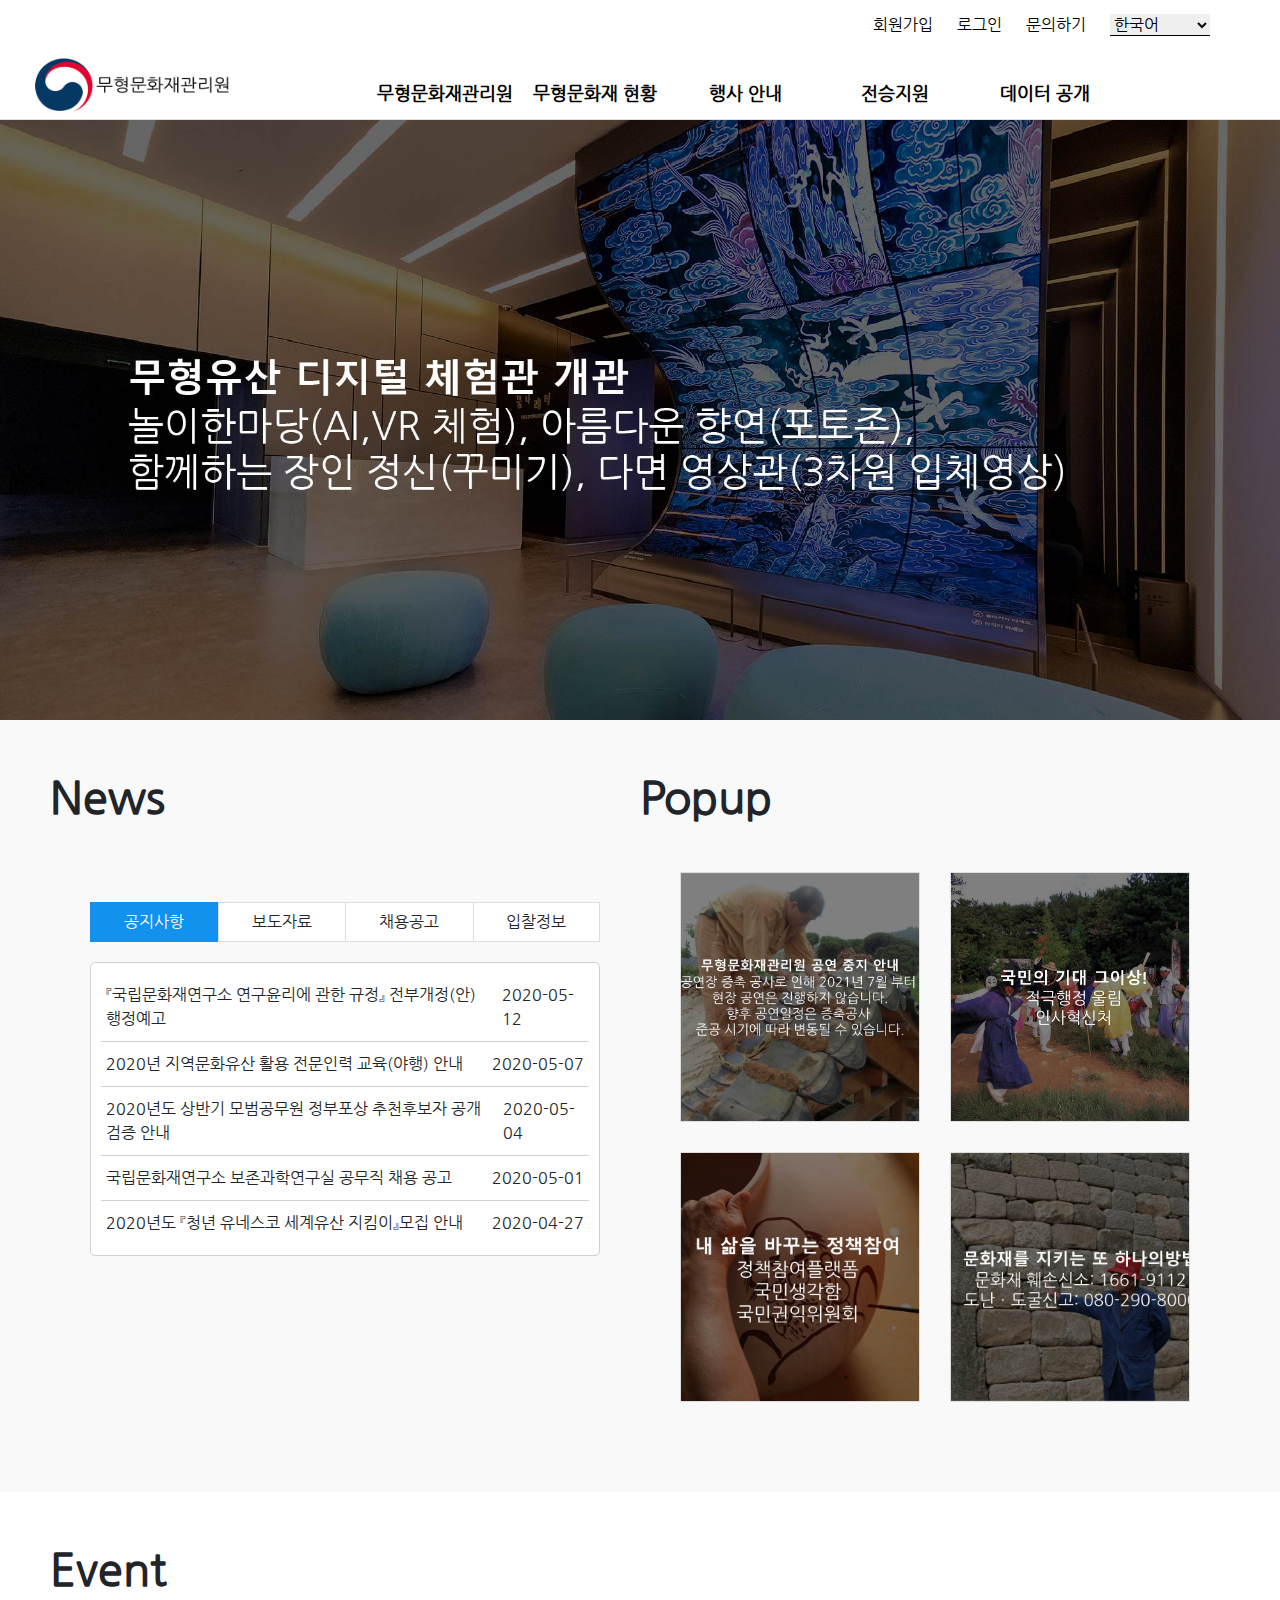
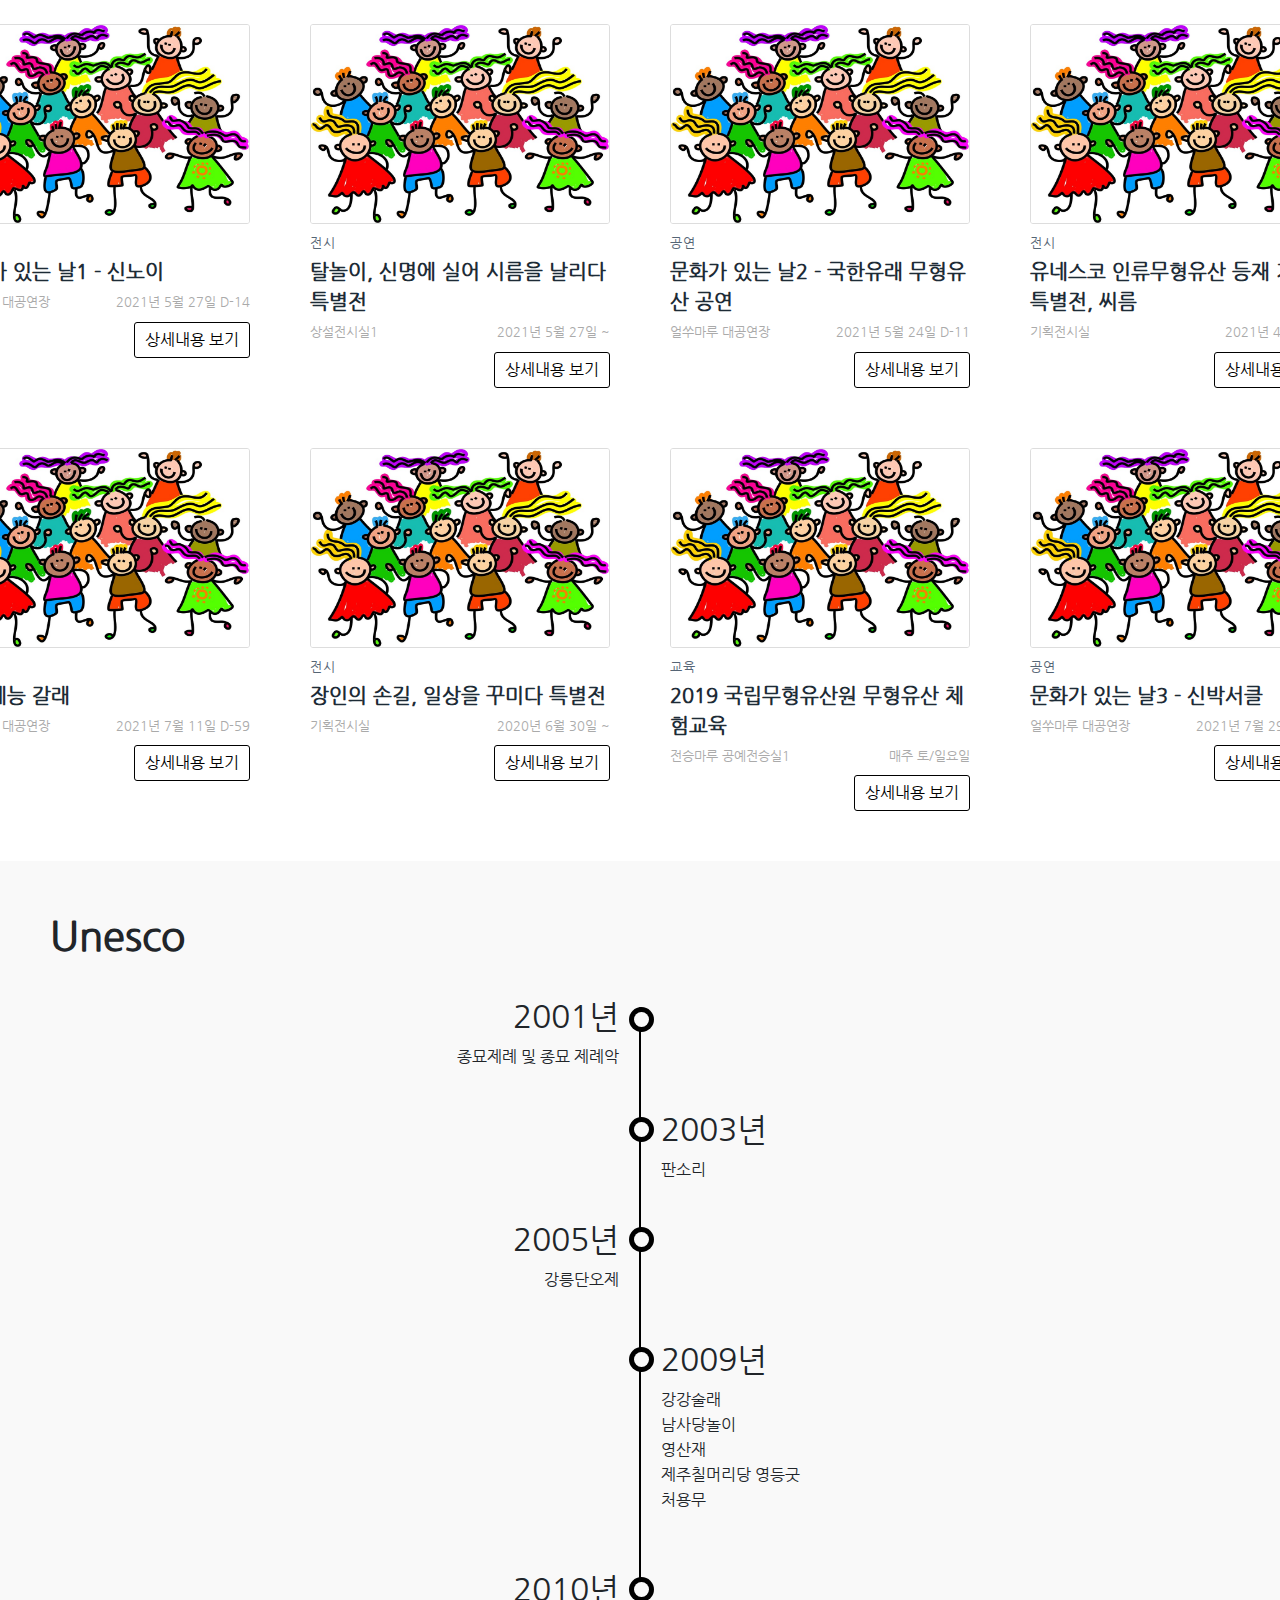
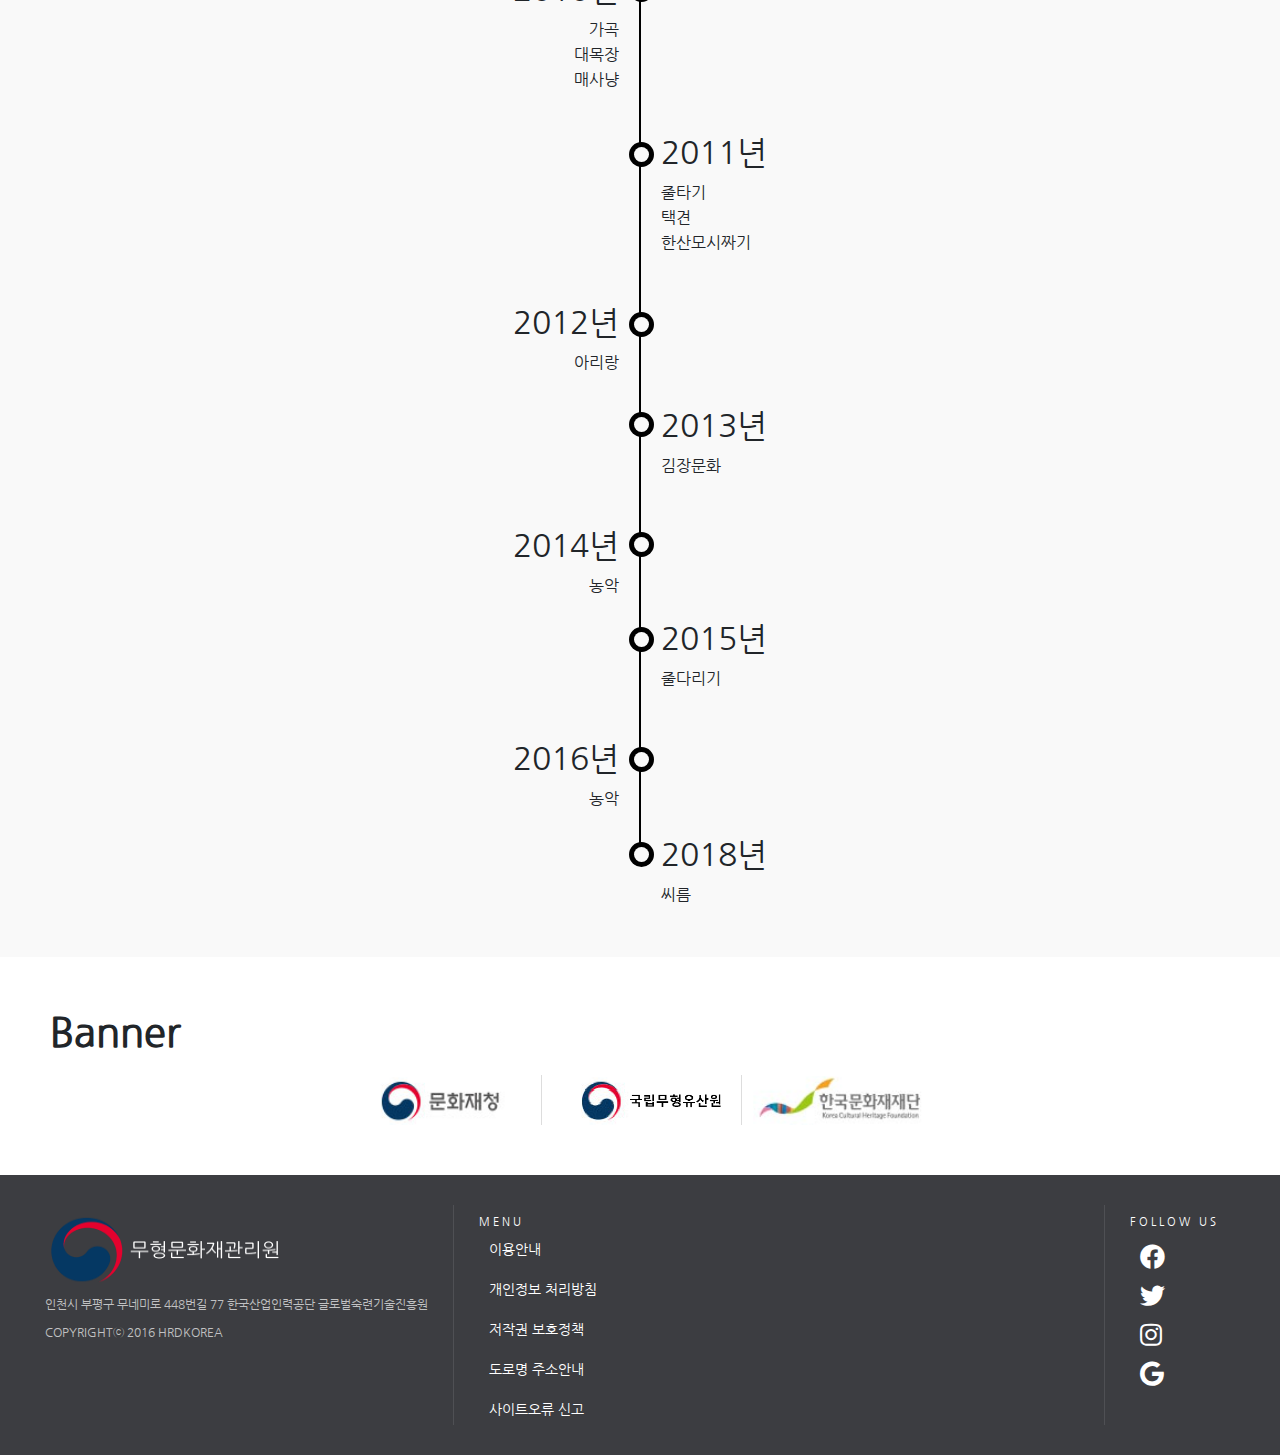
<file: 02.퍼블리싱/index.html>
<!DOCTYPE html>
<html lang="ko">
<head>
    <meta charset="UTF-8">
    <meta http-equiv="X-UA-Compatible" content="IE=edge">
    <meta name="viewport" content="width=device-width, initial-scale=1.0">
    <title>무형문화재관리원</title>
    <link rel="stylesheet" href="./bootstrap/css/bootstrap.css">
    <link rel="stylesheet" href="./fontawesome/css/all.css">
    <link rel="stylesheet" href="./css/style.css">
</head>
<body>
    <!-- 헤더 -->
    <header>
        <div class="header_top">
            <div class="header_top_con">
                <div></div>
                <div>
                    <a href="#">회원가입</a>
                    <a href="#">로그인</a>
                    <a href="#">문의하기</a>
                    <select>
                        <option value="한국어">한국어</option>
                        <option value="English">English</option>
                        <option value="中文(简体)">中文(简体)</option>
                        <option value="日本語">日本語</option>
                    </select>
                </div>
            </div>
        </div>
        <div class="header_bottom">
            <div class="header_logo">
                <img src="./image/logo/logo.jpg" alt="logo" title="logo">
            </div>
            <ul>
                <li>
                    <a href="#" class="header_menu">무형문화재관리원</a>
                    <div class="depth2">
                        <div class="depth2_container tit_one">
                            <div class="depth2_title">
                                <div class="depth2_content">
                                    <a href="#">소개</a>
                                </div>
                                <div class="depth2_content">
                                    <a href="#">일반현황</a>
                                    <div class="depth3">
                                        <div class="depth3_content">
                                            <a href="#">설립목적</a>
                                        </div>
                                        <div class="depth3_content">
                                            <a href="#">연혁</a>
                                        </div>
                                        <div class="depth3_content">
                                            <a href="#">역할</a>
                                        </div>
                                    </div>
                                </div>
                                <div class="depth2_content">
                                    <a href="#">주요업무계획</a>
                                </div>
                                <div class="depth2_content">
                                    <a href="#">조직 및 구성</a>
                                </div>
                                <div class="depth2_content">
                                    <a href="#">전화번호</a>
                                </div>
                            </div>
                        </div>
                    </div>
                </li>
                <li>
                    <a href="#" class="header_menu">무형문화재 현황</a>
                    <div class="depth2">
                        <div class="depth2_container tit_two">
                            <div class="depth2_title">
                                <div class="depth2_content">
                                    <a href="#">전통 공연·예술</a>
                                </div>
                                <div class="depth2_content">
                                    <a href="#">전통기술</a>
                                </div>
                                <div class="depth2_content">
                                    <a href="#">전통지식</a>
                                </div>
                                <div class="depth2_content">
                                    <a href="#">구전 전통 및 표현</a>
                                </div>
                                <div class="depth2_content">
                                    <a href="#">전통 생활관습</a>
                                </div>
                                <div class="depth2_content">
                                    <a href="#">의례·의식</a>
                                </div>
                                <div class="depth2_content">
                                    <a href="#">전통 놀이·무예</a>
                                </div>
                                <div class="depth2_content">
                                    <a href="#">전체 현황</a>
                                </div>
                            </div>
                        </div>
                    </div>
                </li>
                <li>
                    <a href="#" class="header_menu">행사 안내</a>
                    <div class="depth2">
                        <div class="depth2_container tit_three">
                            <div class="depth2_title">
                                <div class="depth2_content">
                                    <a href="#">공연</a>
                                    <div class="depth3">
                                        <div class="depth3_content">
                                            <a href="#">월간 공연 일정</a>
                                        </div>
                                        <div class="depth3_content">
                                            <a href="#">연간 공연 일정</a>
                                        </div>
                                    </div>
                                </div>
                                <div class="depth2_content">
                                    <a href="#">전시</a>
                                    <div class="depth3">
                                        <div class="depth3_content">
                                            <a href="#">관람 안내</a>
                                        </div>
                                        <div class="depth3_content">
                                            <a href="#">전시실</a>
                                        </div>
                                        <div class="depth3_content">
                                            <a href="#">디지털 체험관</a>
                                        </div>
                                        <div class="depth3_content">
                                            <a href="#">기획 전시실</a>
                                        </div>
                                    </div>
                                </div>
                                <div class="depth2_content">
                                    <a href="#">교육</a>
                                    <div class="depth3">
                                        <div class="depth3_content">
                                            <a href="#">전문 교육</a>
                                        </div>
                                        <div class="depth3_content">
                                            <a href="#">사회 교육</a>
                                        </div>
                                        <div class="depth3_content">
                                            <a href="#">연간 교육일정</a>
                                        </div>
                                    </div>
                                </div>
                            </div>
                        </div>
                    </div>
                </li>
                <li>
                    <a href="#" class="header_menu">전승지원</a>
                    <div class="depth2">
                        <div class="depth2_container tit_four">
                            <div class="depth2_title">
                                <div class="depth2_content">
                                    <a href="#">공방</a>
                                </div>
                                <div class="depth2_content">
                                    <a href="#">공예품 갤러리</a>
                                </div>
                                <div class="depth2_content">
                                    <a href="#">전수교육관 형황</a>
                                </div>
                            </div>
                        </div>
                    </div>
                </li>
                <li>
                    <a href="#" class="header_menu">데이터 공개</a>
                    <div class="depth2">
                        <div class="depth2_container tit_five">
                            <div class="depth2_title">
                                <div class="depth2_content">
                                    <a href="#">무형문화재 현황</a>
                                </div>
                                <div class="depth2_content">
                                    <a href="#">월간/년간 공연현황</a>
                                </div>
                                <div class="depth2_content">
                                    <a href="#">공방/공예품/전수교육관 사진 자료</a>
                                </div>
                            </div>
                        </div>
                    </div> 
                </li>
            </ul>
        </div>
    </header>

    <!-- 비주얼 -->
    <section id="visual">
        <div class="visual_image">
            <figure>
                <img src="./image/visual/visual1.jpg" alt="visual1" title="visual1">
                <img src="./image/visual/visual2.jpg" alt="visual2" title="visual2">
                <img src="./image/visual/visual3.jpg" alt="visual3" title="visual3">
                <img src="./image/visual/visual1.jpg" alt="visual1" title="visual1">
                <img src="./image/visual/visual2.jpg" alt="visual2" title="visual2">
                <img src="./image/visual/visual3.jpg" alt="visual3" title="visual3">
            </figure>
        </div>
    </section>

    <!-- 새소식, 팝업 존 -->
    <section id="new_popup">
        <div class="news">
            <div class="title">
                <h1>News</h1>
            </div>
            <div class="news">
                <div class="tables">
                    <input type="radio" class="table_input" name="table_input" id="table1" checked="checked" hidden>
                    <input type="radio" class="table_input" name="table_input" id="table2" hidden>
                    <input type="radio" class="table_input" name="table_input" id="table3" hidden>
                    <input type="radio" class="table_input" name="table_input" id="table4" hidden>
                    <div class="table_header">
                        <label for="table1">공지사항</label>
                        <label for="table2">보도자료</label>
                        <label for="table3">채용공고</label>
                        <label for="table4">입찰정보</label>
                    </div>
                    <div class="div_tables">
                        <div class="div_table table1">
                            <div class="table_content">
                                <p>『국립문화재연구소 연구윤리에 관한 규정』 전부개정(안) 행정예고</p>
                                <p>2020-05-12</p>
                            </div>
                            <div class="table_content">
                                <p>2020년 지역문화유산 활용 전문인력 교육(야행) 안내</p>
                                <p>2020-05-07</p>
                            </div>
                            <div class="table_content">
                                <p>2020년도 상반기 모범공무원 정부포상 추천후보자 공개검증 안내</p>
                                <p>2020-05-04</p>
                            </div>
                            <div class="table_content">
                                <p>국립문화재연구소 보존과학연구실 공무직 채용 공고</p>
                                <p>2020-05-01</p>
                            </div>
                            <div class="table_content">
                                <p>2020년도 『청년 유네스코 세계유산 지킴이』모집 안내</p>
                                <p>2020-04-27</p>
                            </div>
                        </div>
                        <div class="div_table table2">
                            <div class="table_content">
                                <p>국립무형유산원, 제2 상설전시실 재개관과 무형유산 디지털 체험관 개관</p>
                                <p>2020-05-06</p>
                            </div>
                            <div class="table_content">
                                <p>문화재청 소관 실내관람시설 6일(수)부터 재개관</p>
                                <p>2020-05-01</p>
                            </div>
                            <div class="table_content">
                                <p>‘씨름’특집 다큐멘터리, 제53회 휴스턴 국제영화제 금상 수상</p>
                                <p>2020-04-28</p>
                            </div>
                            <div class="table_content">
                                <p>국립고궁박물관·궁능 실내 관람시설 등 휴관 추가 연장</p>
                                <p>2020-04-23</p>
                            </div>
                            <div class="table_content">
                                <p>문화재청, 궁중문화축전ㆍ종묘대제 하반기 개최</p>
                                <p>2020-04-13</p>
                            </div>
                        </div>
                        <div class="div_table table3">
                            <div class="table_content">
                                <h1>진행중인 채용정보가 없습니다.</h1>
                            </div>
                        </div>
                        <div class="div_table table4">
                            <div class="table_content">
                                <p>용역</p>
                                <p>전통무용 분야 종목의 국가무형문화재 지정을 위한 기초조사 연구용역</p>
                                <p>2020-05-01</p>
                            </div>
                            <div class="table_content">
                                <p>물품구매</p>
                                <p>무형문화재관리원 전산실 스토리지 용량 증설 관련 물품구매</p>
                                <p>2020-04-30</p>
                            </div>
                            <div class="table_content">
                                <p>공사</p>
                                <p>무형문화재관리원 주차장 증측 공사</p>
                                <p>2020-04-21</p>
                            </div>
                            <div class="table_content">
                                <p>용역</p>
                                <p>2020년 전수교육관 활성화 사업 모니터링 용역</p>
                                <p>2020-04-20</p>
                            </div>
                            <div class="table_content">
                                <p>용역</p>
                                <p>세계유산 영향평가 도입방안 연구</p>
                                <p>2020-04-20</p>
                            </div>
                        </div>
                    </div>
                </div>
            </div>
        </div>
        <div class="popup">
            <div class="title">
                <h1>Popup</h1>
            </div>
            <div class="popup_contents">
                <div class="popup_content">
                    <img src="./image/popup/popup1.jpg" alt="popup1" title="popup1">
                </div>
                <div class="popup_content">
                    <img src="./image/popup/popup2.jpg" alt="popup2" title="popup2">
                </div>
                <div class="popup_content">
                    <img src="./image/popup/popup3.jpg" alt="popup3" title="popup3">
                </div>
                <div class="popup_content">
                    <img src="./image/popup/popup4.jpg" alt="popup4" title="popup4">
                </div>
            </div>
        </div>
    </section>

    <!-- 이벤트 -->
    <section id="event">
        <div class="title">
            <h1>Event</h1>
        </div>
        <div class="events">
            <div class="event_contents">
                <div class="event_content">
                    <div class="event_img">
                        <img src="./image/asdf.jpg" alt="event_img" title="event_img">
                    </div>
                    <div class="event_con">
                        <span>공연</span>
                        <div class="event_con_title">문화가 있는 날1 - 신노이</div>
                        <div class="event_cons">
                            <div>얼쑤마루 대공연장</div>
                            <div>2021년 5월 27일 D-14</div>
                        </div>
                        <div class="event_btn">
                            <button>상세내용 보기</button>
                        </div>
                    </div>
                </div>
                <div class="event_content">
                    <div class="event_img">
                        <img src="./image/asdf.jpg" alt="event_img" title="event_img">
                    </div>
                    <div class="event_con">
                        <span>전시</span>
                        <div class="event_con_title">탈놀이, 신명에 실어 시름을 날리다 특별전</div>
                        <div class="event_cons">
                            <div>상설전시실1</div>
                            <div>2021년 5월 27일 ~</div>
                        </div>
                        <div class="event_btn">
                            <button>상세내용 보기</button>
                        </div>
                    </div>
                </div>
                <div class="event_content">
                    <div class="event_img">
                        <img src="./image/asdf.jpg" alt="event_img" title="event_img">
                    </div>
                    <div class="event_con">
                        <span>공연</span>
                        <div class="event_con_title">문화가 있는 날2 - 국한유래 무형유산 공연</div>
                        <div class="event_cons">
                            <div>얼쑤마루 대공연장</div>
                            <div>2021년 5월 24일 D-11</div>
                        </div>
                        <div class="event_btn">
                            <button>상세내용 보기</button>
                        </div>
                    </div>
                </div>
                <div class="event_content">
                    <div class="event_img">
                        <img src="./image/asdf.jpg" alt="event_img" title="event_img">
                    </div>
                    <div class="event_con">
                        <span>전시</span>
                        <div class="event_con_title">유네스코 인류무형유산 등재 기념 특별전, 씨름</div>
                        <div class="event_cons">
                            <div>기획전시실</div>
                            <div>2021년 4월 1일 ~</div>
                        </div>
                        <div class="event_btn">
                            <button>상세내용 보기</button>
                        </div>
                    </div>
                </div>
                <div class="event_content">
                    <div class="event_img">
                        <img src="./image/asdf.jpg" alt="event_img" title="event_img">
                    </div>
                    <div class="event_con">
                        <span>공연</span>
                        <div class="event_con_title">전통예능 갈래</div>
                        <div class="event_cons">
                            <div>얼쑤마루 대공연장</div>
                            <div>2021년 7월 11일 D-59</div>
                        </div>
                        <div class="event_btn">
                            <button>상세내용 보기</button>
                        </div>
                    </div>
                </div>
                <div class="event_content">
                    <div class="event_img">
                        <img src="./image/asdf.jpg" alt="event_img" title="event_img">
                    </div>
                    <div class="event_con">
                        <span>전시</span>
                        <div class="event_con_title">장인의 손길, 일상을 꾸미다 특별전</div>
                        <div class="event_cons">
                            <div>기획전시실</div>
                            <div>2020년 6월 30일 ~</div>
                        </div>
                        <div class="event_btn">
                            <button>상세내용 보기</button>
                        </div>
                    </div>
                </div>
                <div class="event_content">
                    <div class="event_img">
                        <img src="./image/asdf.jpg" alt="event_img" title="event_img">
                    </div>
                    <div class="event_con">
                        <span>교육</span>
                        <div class="event_con_title">2019 국립무형유산원 무형유산 체험교육</div>
                        <div class="event_cons">
                            <div>전승마루 공예전승실1</div>
                            <div>매주 토/일요일</div>
                        </div>
                        <div class="event_btn">
                            <button>상세내용 보기</button>
                        </div>
                    </div>
                </div>
                <div class="event_content">
                    <div class="event_img">
                        <img src="./image/asdf.jpg" alt="event_img" title="event_img">
                    </div>
                    <div class="event_con">
                        <span>공연</span>
                        <div class="event_con_title">문화가 있는 날3 - 신박서클</div>
                        <div class="event_cons">
                            <div>얼쑤마루 대공연장</div>
                            <div>2021년 7월 29일 D-77</div>
                        </div>
                        <div class="event_btn">
                            <button>상세내용 보기</button>
                        </div>
                    </div>
                </div>
            </div>
        </div>
    </section>

    <!-- 유네스코 -->
    <section id="unesco">
        <div class="unesco_title">
            <h1 style="font-weight:bold;">Unesco</h1>
        </div>
        <div class="unesco">
            <div class="unseco_container">
                <div class="left_unesco_bar_container">
                    <!-- 6 -->
                    <div class="unesco_bar_con" style="top:-10px;height:223px;text-align:right;">
                        <h2>2001년</h2>
                        <div>
                            <p>종묘제례 및 종묘 제례악</p>
                        </div>
                    </div>
                    <div class="unesco_bar_con" style="top:-10px;height:350px;text-align:right;">
                        <h2>2005년</h2>
                        <div>
                            <p>강릉단오제</p>
                        </div>
                    </div>
                    <div class="unesco_bar_con" style="top:-10px;height:333px;text-align:right;">
                        <h2>2010년</h2>
                        <div>
                            <p>가곡</p>
                        </div>
                        <div>
                            <p>대목장</p>
                        </div>
                        <div>
                            <p>매사냥</p>
                        </div>
                    </div>
                    <div class="unesco_bar_con" style="top:-10px;height:213px;text-align:right;">
                        <h2>2012년</h2>
                        <div>
                            <p>아리랑</p>
                        </div>
                    </div>
                    <div class="unesco_bar_con" style="height:213px;text-align:right;">
                        <h2>2014년</h2>
                        <div>
                            <p>농악</p>
                        </div>
                    </div>
                    <div class="unesco_bar_con" style="height:113px;text-align:right;">
                        <h2>2016년</h2>
                        <div>
                            <p>농악</p>
                        </div>
                    </div>
                </div>
                <div class="unesco_bar">
                    <div class="unesco_bar_one">
                        <div></div>
                    </div>
                    <div class="unesco_bar_one" style="top:110px;">
                        <div></div>
                    </div>
                    <div class="unesco_bar_one" style="top:220px;">
                        <div></div>
                    </div>
                    <div class="unesco_bar_one" style="top:340px;">
                        <div></div>
                    </div>
                    <div class="unesco_bar_one" style="top:570px;">
                        <div></div>
                    </div>
                    <div class="unesco_bar_one" style="top:735px;">
                        <div></div>
                    </div>
                    <div class="unesco_bar_one" style="top:905px;">
                        <div></div>
                    </div>
                    <div class="unesco_bar_one" style="top:1005px;">
                        <div></div>
                    </div>
                    <div class="unesco_bar_one" style="top:1125px;">
                        <div></div>
                    </div>
                    <div class="unesco_bar_one" style="top:1220px;">
                        <div></div>
                    </div>
                    <div class="unesco_bar_one" style="top:1340px;">
                        <div></div>
                    </div>
                    <div class="unesco_bar_one" style="top:1435px;">
                        <div></div>
                    </div>
                </div>
                <div class="right_unesco_bar_container">
                    <!-- 6 -->
                    <div class="unesco_bar_con" style="height:103px;"></div>
                    <div class="unesco_bar_con" style="height:230px;">
                        <h2>2003년</h2>
                        <div>
                            <p>판소리</p>
                        </div>
                    </div>
                    <div class="unesco_bar_con" style="height:393px;">
                        <h2>2009년</h2>
                        <div>
                            <p>강강술래</p>
                        </div>
                        <div>
                            <p>남사당놀이</p>
                        </div>
                        <div>
                            <p>영산재</p>
                        </div>
                        <div>
                            <p>제주칠머리당 영등굿</p>
                        </div>
                        <div>
                            <p>처용무</p>
                        </div>
                    </div>
                    <div class="unesco_bar_con" style="height:273px;">
                        <h2>2011년</h2>
                        <div>
                            <p>줄타기</p>
                        </div>
                        <div>
                            <p>택견</p>
                        </div>
                        <div>
                            <p>한산모시짜기</p>
                        </div>
                    </div>
                    <div class="unesco_bar_con" style="height:213px;">
                        <h2>2013년</h2>
                        <div>
                            <p>김장문화</p>
                        </div>
                    </div>
                    <div class="unesco_bar_con" style="height:216px;">
                        <h2>2015년</h2>
                        <div>
                            <p>줄다리기</p>
                        </div>
                    </div>
                    <div class="unesco_bar_con" style="height:113px;">
                        <h2>2018년</h2>
                        <div>
                            <p>씨름</p>
                        </div>
                    </div>
                </div>                
            </div>
        </div>
    </section>
    
    <!-- 배너 -->
    <section id="banner">
        <div class="banner_title">
            <h1 style="font-weight:bold;">Banner</h1>
        </div>
        <div class="banner_list">
            <div class="banner_wrapper">
                <div class="wrapper">
                    <a target="_blink" href="https://www.cha.go.kr/"><img src="./image/banner/banner1.png" alt="banner" title="banner"></a>
                    <a target="_blink" href="https://www.nihc.go.kr/"><img src="./image/banner/banner2.png" alt="banner" title="banner"></a>
                    <a target="_blink" href="http://www.chf.or.kr/"><img src="./image/banner/banner3.png" alt="banner" title="banner"></a>
                    <a target="_blick" href="http://www.gugak.go.kr/"><img src="./image/banner/banner4.png" alt="banner" title="banner"></a>
                    <a target="_blick" href="https://www.ntok.go.kr/"><img src="./image/banner/banner5.png" alt="banner" title="banner"></a>
                    <a target="_blick" href="https://www.arko.or.kr/"><img src="./image/banner/banner6.png" alt="banner" title="banner"></a>
                    <a target="_blick" href="http://www.nfm.go.kr/"><img src="./image/banner/banner7.png" alt="banner" title="banner"></a>
                    <a target="_blick" href="https://www.ichcap.org/"><img src="./image/banner/banner8.png" alt="banner" title="banner"></a>
                    <a target="_blick" href="http://www.koreamusic.org/"><img src="./image/banner/banner9.png" alt="banner" title="banner"></a>
                    <a target="_blick" href="https://www.unesco.or.kr/"><img src="./image/banner/banner10.png" alt="banner" title="banner"></a>
                    <a target="_blick" href="https://www.cha.go.kr/"><img src="./image/banner/banner1.png" alt="banner" title="banner"></a>
                    <a target="_blick" href="https://www.nihc.go.kr"><img src="./image/banner/banner2.png" alt="banner" title="banner"></a>
                    <a target="_blick" href="http://www.chf.or.kr/"><img src="./image/banner/banner3.png" alt="banner" title="banner"></a>
                    <a target="_blick" href="http://www.gugak.go.kr/"><img src="./image/banner/banner4.png" alt="banner" title="banner"></a>
                </div>
            </div>
        </div>
    </section>
    <!-- 푸터 -->
    <footer>
        <div class="footer_wrapper">
            <div class="footer_logo">
                <img src="./image/logo/logo_b.jpg" alt="logo" title="logo">
            </div>
            <div class="footer_text">
                <p>인천시 부평구 무네미로 448번길 77 한국산업인력공단 글로벌숙련기술진흥원</p>
                <p>COPYRIGHTⓒ 2016 HRDKOREA</p>
            </div>
        </div>
        <div class="footer_wrapper footer_menus">
            <h4>menu</h4>
            <div class="footer_menu_wrapper">
                <div class="footer_menu footer_menues">
                    <ul>
                        <li><a href="#">이용안내</a></li>
                        <li><a href="#">개인정보 처리방침</a></li>
                        <li><a href="#">저작권 보호정책</a></li>
                        <li><a href="#">도로명 주소안내</a></li>
                        <li><a href="#">사이트오류 신고</a></li>
                    </ul>
                </div>
            </div>
        </div>
        <div class="footer_wrapper footer_menus">
            <h4>FOLLOW US</h4>
            <div class="footer_menu footers">
                <ul>
                    <li><i class="fab fa-facebook"></i></li>
                    <li><i class="fab fa-twitter"></i></li>
                    <li><i class="fab fa-instagram"></i></li>
                    <li><i class="fab fa-google"></i></li>
                </ul>
            </div>
        </div>
    </footer>
</body>
</html>
</file>
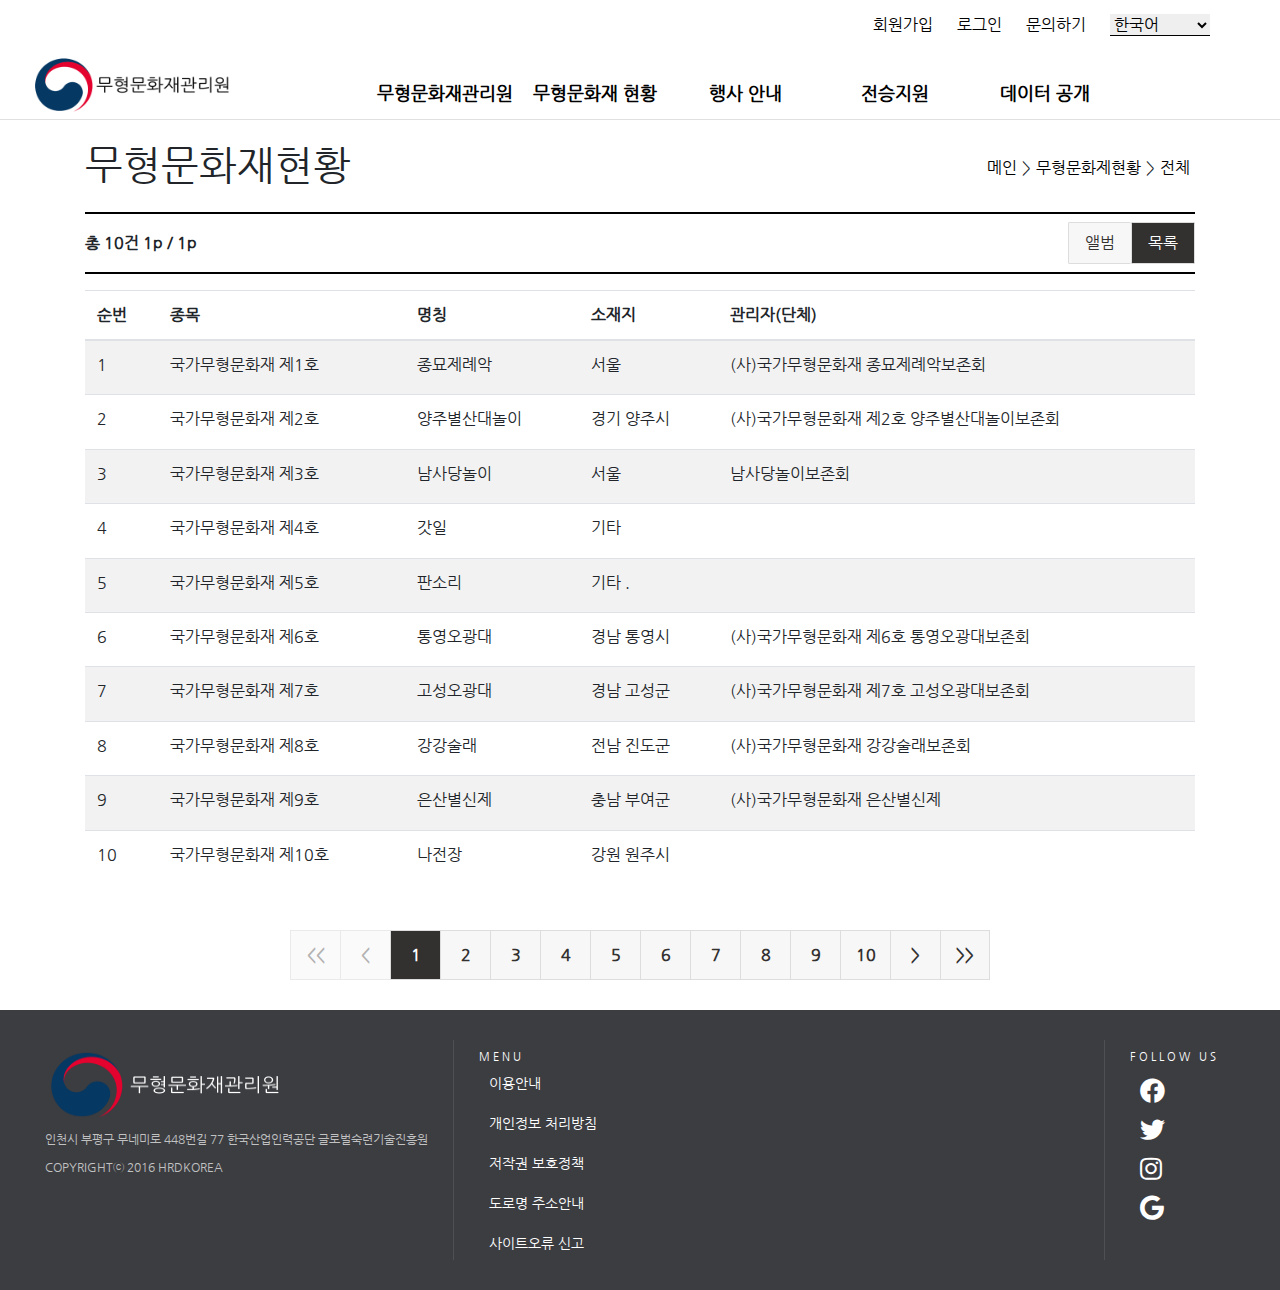
<file: 02.퍼블리싱/sub1.html>
<!DOCTYPE html>
<html lang="ko">
<head>
    <meta charset="UTF-8">
    <meta http-equiv="X-UA-Compatible" content="IE=edge">
    <meta name="viewport" content="width=device-width, initial-scale=1.0">
    <title>무형문화재관리원</title>
    <link rel="stylesheet" href="./bootstrap/css/bootstrap.css">
    <link rel="stylesheet" href="./fontawesome/css/all.css">
    <link rel="stylesheet" href="./css/style.css">
</head>
<body>
    <header>
        <div class="header_top">
            <div class="header_top_con">
                <div></div>
                <div>
                    <a href="#">회원가입</a>
                    <a href="#">로그인</a>
                    <a href="#">문의하기</a>
                    <select>
                        <option value="한국어">한국어</option>
                        <option value="English">English</option>
                        <option value="中文(简体)">中文(简体)</option>
                        <option value="日本語">日本語</option>
                    </select>
                </div>
            </div>
        </div>
        <div class="header_bottom">
            <div class="header_logo">
                <img src="./image/logo/logo.jpg" alt="logo" title="logo">
            </div>
            <ul>
                <li>
                    <a href="#" class="header_menu">무형문화재관리원</a>
                    <div class="depth2">
                        <div class="depth2_container tit_one">
                            <div class="depth2_title">
                                <div class="depth2_content">
                                    <a href="#">소개</a>
                                </div>
                                <div class="depth2_content">
                                    <a href="#">일반현황</a>
                                    <div class="depth3">
                                        <div class="depth3_content">
                                            <a href="#">설립목적</a>
                                        </div>
                                        <div class="depth3_content">
                                            <a href="#">연혁</a>
                                        </div>
                                        <div class="depth3_content">
                                            <a href="#">역할</a>
                                        </div>
                                    </div>
                                </div>
                                <div class="depth2_content">
                                    <a href="#">주요업무계획</a>
                                </div>
                                <div class="depth2_content">
                                    <a href="#">조직 및 구성</a>
                                </div>
                                <div class="depth2_content">
                                    <a href="#">전화번호</a>
                                </div>
                            </div>
                        </div>
                    </div>
                </li>
                <li>
                    <a href="#" class="header_menu">무형문화재 현황</a>
                    <div class="depth2">
                        <div class="depth2_container tit_two">
                            <div class="depth2_title">
                                <div class="depth2_content">
                                    <a href="#">전통 공연·예술</a>
                                </div>
                                <div class="depth2_content">
                                    <a href="#">전통기술</a>
                                </div>
                                <div class="depth2_content">
                                    <a href="#">전통지식</a>
                                </div>
                                <div class="depth2_content">
                                    <a href="#">구전 전통 및 표현</a>
                                </div>
                                <div class="depth2_content">
                                    <a href="#">전통 생활관습</a>
                                </div>
                                <div class="depth2_content">
                                    <a href="#">의례·의식</a>
                                </div>
                                <div class="depth2_content">
                                    <a href="#">전통 놀이·무예</a>
                                </div>
                                <div class="depth2_content">
                                    <a href="#">전체 현황</a>
                                </div>
                            </div>
                        </div>
                    </div>
                </li>
                <li>
                    <a href="#" class="header_menu">행사 안내</a>
                    <div class="depth2">
                        <div class="depth2_container tit_three">
                            <div class="depth2_title">
                                <div class="depth2_content">
                                    <a href="#">공연</a>
                                    <div class="depth3">
                                        <div class="depth3_content">
                                            <a href="#">월간 공연 일정</a>
                                        </div>
                                        <div class="depth3_content">
                                            <a href="#">연간 공연 일정</a>
                                        </div>
                                    </div>
                                </div>
                                <div class="depth2_content">
                                    <a href="#">전시</a>
                                    <div class="depth3">
                                        <div class="depth3_content">
                                            <a href="#">관람 안내</a>
                                        </div>
                                        <div class="depth3_content">
                                            <a href="#">전시실</a>
                                        </div>
                                        <div class="depth3_content">
                                            <a href="#">디지털 체험관</a>
                                        </div>
                                        <div class="depth3_content">
                                            <a href="#">기획 전시실</a>
                                        </div>
                                    </div>
                                </div>
                                <div class="depth2_content">
                                    <a href="#">교육</a>
                                    <div class="depth3">
                                        <div class="depth3_content">
                                            <a href="#">전문 교육</a>
                                        </div>
                                        <div class="depth3_content">
                                            <a href="#">사회 교육</a>
                                        </div>
                                        <div class="depth3_content">
                                            <a href="#">연간 교육일정</a>
                                        </div>
                                    </div>
                                </div>
                            </div>
                        </div>
                    </div>
                </li>
                <li>
                    <a href="#" class="header_menu">전승지원</a>
                    <div class="depth2">
                        <div class="depth2_container tit_four">
                            <div class="depth2_title">
                                <div class="depth2_content">
                                    <a href="#">공방</a>
                                </div>
                                <div class="depth2_content">
                                    <a href="#">공예품 갤러리</a>
                                </div>
                                <div class="depth2_content">
                                    <a href="#">전수교육관 형황</a>
                                </div>
                            </div>
                        </div>
                    </div>
                </li>
                <li>
                    <a href="#" class="header_menu">데이터 공개</a>
                    <div class="depth2">
                        <div class="depth2_container tit_five">
                            <div class="depth2_title">
                                <div class="depth2_content">
                                    <a href="#">무형문화재 현황</a>
                                </div>
                                <div class="depth2_content">
                                    <a href="#">월간/년간 공연현황</a>
                                </div>
                                <div class="depth2_content">
                                    <a href="#">공방/공예품/전수교육관 사진 자료</a>
                                </div>
                            </div>
                        </div>
                    </div> 
                </li>
            </ul>
        </div>
    </header>

    <!-- 무형문화재 -->
    <div class="container">
        <div class="content-top" style="padding-top:20px;">
            <h1>무형문화재현황</h1>
            <div class="nav">
                <a href="#">메인</a> >
                <a href="#">무형문화제현황</a> > 
                <a class="nav_list_btn" href="#">전체</a>
            </div>
        </div>

        <div class="content_info">
            <p>총 10건 1p / 1p</p>
            <div class="content_btns">
                <div class="content_btn" id="album">앨범</div>
                <div class="content_btn active" id="list">목록</div>
            </div>
        </div>
        <div class="content">
            <div class="angud_table_content">
                <table class="angud_table table table-striped">
                    <thead>
                        <tr>
                            <th scope="col">순번</th>
                            <th scope="col">종목</th>
                            <th scope="col">명칭</th>
                            <th scope="col">소재지</th>
                            <th scope="col">관리자(단체)</th>
                        </tr>
                    </thead>
                    <tbody>
                        <tr>
                            <td>1</td>
                            <td>국가무형문화재 제1호</td>
                            <td>종묘제례악</td>
                            <td>서울</td>
                            <td>(사)국가무형문화재 종묘제례악보존회</td>
                        </tr>
                        <tr>
                            <td>2</td>
                            <td>국가무형문화재 제2호</td>
                            <td>양주별산대놀이</td>
                            <td>경기 양주시</td>
                            <td>(사)국가무형문화재 제2호 양주별산대놀이보존회</td>
                        </tr>
                        <tr>
                            <td>3</td>
                            <td>국가무형문화재 제3호</td>
                            <td>남사당놀이</td>
                            <td>서울</td>
                            <td>남사당놀이보존회</td>
                        </tr>
                        <tr>
                            <td>4</td>
                            <td>국가무형문화재 제4호</td>
                            <td>갓일</td>
                            <td>기타</td>
                            <td></td>
                        </tr>
                        <tr>
                            <td>5</td>
                            <td>국가무형문화재 제5호</td>
                            <td>판소리</td>
                            <td>기타 .</td>
                            <td></td>
                        </tr>
                        <tr>
                            <td>6</td>
                            <td>국가무형문화재 제6호</td>
                            <td>통영오광대</td>
                            <td>경남 통영시</td>
                            <td>(사)국가무형문화재 제6호 통영오광대보존회</td>
                        </tr>
                        <tr>
                            <td>7</td>
                            <td>국가무형문화재 제7호</td>
                            <td>고성오광대</td>
                            <td>경남 고성군</td>
                            <td>(사)국가무형문화재 제7호 고성오광대보존회</td>
                        </tr>
                        <tr>
                            <td>8</td>
                            <td>국가무형문화재 제8호</td>
                            <td>강강술래</td>
                            <td>전남 진도군</td>
                            <td>(사)국가무형문화재 강강술래보존회</td>
                        </tr>
                        <tr>
                            <td>9</td>
                            <td>국가무형문화재 제9호</td>
                            <td>은산별신제</td>
                            <td>충남 부여군</td>
                            <td>(사)국가무형문화재 은산별신제</td>
                        </tr>
                        <tr>
                            <td>10</td>
                            <td>국가무형문화재 제10호</td>
                            <td>나전장</td>
                            <td>강원 원주시</td>
                            <td></td>
                        </tr>
                    </tbody>
                </table>
            </div>
        </div>
        <div class="paginations page_list">
            <div class="page_item page_first disabled"><a class="disabled"><<</a></div>
            <div class="page_item page_prev disabled"><a class="disabled"><</a></div>
            <div class="page_item now"><a href="#">1</a></div>
            <div class="page_item"><a href="#">2</a></div>
            <div class="page_item"><a href="#">3</a></div>
            <div class="page_item"><a href="#">4</a></div>
            <div class="page_item"><a href="#">5</a></div>
            <div class="page_item"><a href="#">6</a></div>
            <div class="page_item"><a href="#">7</a></div>
            <div class="page_item"><a href="#">8</a></div>
            <div class="page_item"><a href="#">9</a></div>
            <div class="page_item"><a href="#">10</a></div>
            <div class="page_item page_next"><a>></a></div>
            <div class="page_item page_end"><a>>></a></div>
        </div>
    </div>

    <!-- 푸터 -->
    <footer>
        <div class="footer_wrapper">
            <div class="footer_logo">
                <img src="./image/logo/logo_b.jpg" alt="logo" title="logo">
            </div>
            <div class="footer_text">
                <p>인천시 부평구 무네미로 448번길 77 한국산업인력공단 글로벌숙련기술진흥원</p>
                <p>COPYRIGHTⓒ 2016 HRDKOREA</p>
            </div>
        </div>
        <div class="footer_wrapper footer_menus">
            <h4>menu</h4>
            <div class="footer_menu_wrapper">
                <div class="footer_menu footer_menues">
                    <ul>
                        <li><a href="#">이용안내</a></li>
                        <li><a href="#">개인정보 처리방침</a></li>
                        <li><a href="#">저작권 보호정책</a></li>
                        <li><a href="#">도로명 주소안내</a></li>
                        <li><a href="#">사이트오류 신고</a></li>
                    </ul>
                </div>
            </div>
        </div>
        <div class="footer_wrapper footer_menus">
            <h4>FOLLOW US</h4>
            <div class="footer_menu footers">
                <ul>
                    <li><i class="fab fa-facebook"></i></li>
                    <li><i class="fab fa-twitter"></i></li>
                    <li><i class="fab fa-instagram"></i></li>
                    <li><i class="fab fa-google"></i></li>
                </ul>
            </div>
        </div>
    </footer>
</body>
</html>
</file>
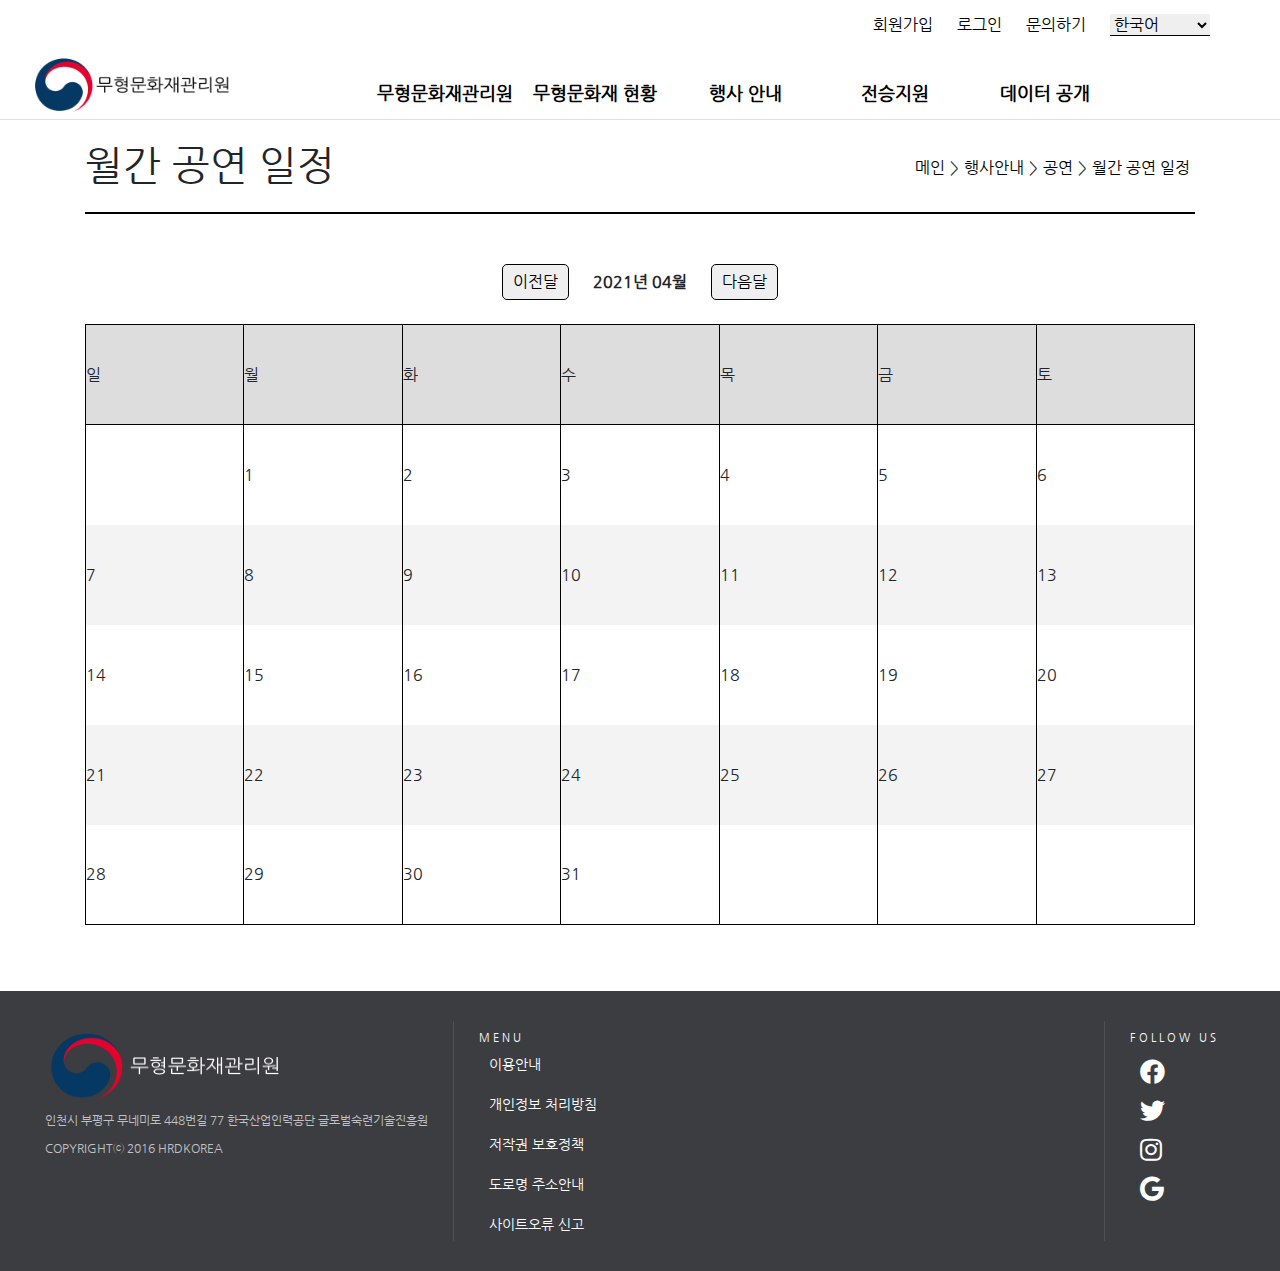
<file: 02.퍼블리싱/sub2.html>
<!DOCTYPE html>
<html lang="ko">
<head>
    <meta charset="UTF-8">
    <meta http-equiv="X-UA-Compatible" content="IE=edge">
    <meta name="viewport" content="width=device-width, initial-scale=1.0">
    <title>무형문화재관리원</title>
    <link rel="stylesheet" href="./bootstrap/css/bootstrap.css">
    <link rel="stylesheet" href="./fontawesome/css/all.css">
    <link rel="stylesheet" href="./css/style.css">
</head>
<body>
    <header>
        <div class="header_top">
            <div class="header_top_con">
                <div></div>
                <div>
                    <a href="#">회원가입</a>
                    <a href="#">로그인</a>
                    <a href="#">문의하기</a>
                    <select>
                        <option value="한국어">한국어</option>
                        <option value="English">English</option>
                        <option value="中文(简体)">中文(简体)</option>
                        <option value="日本語">日本語</option>
                    </select>
                </div>
            </div>
        </div>
        <div class="header_bottom">
            <div class="header_logo">
                <img src="./image/logo/logo.jpg" alt="logo" title="logo">
            </div>
            <ul>
                <li>
                    <a href="#" class="header_menu">무형문화재관리원</a>
                    <div class="depth2">
                        <div class="depth2_container tit_one">
                            <div class="depth2_title">
                                <div class="depth2_content">
                                    <a href="#">소개</a>
                                </div>
                                <div class="depth2_content">
                                    <a href="#">일반현황</a>
                                    <div class="depth3">
                                        <div class="depth3_content">
                                            <a href="#">설립목적</a>
                                        </div>
                                        <div class="depth3_content">
                                            <a href="#">연혁</a>
                                        </div>
                                        <div class="depth3_content">
                                            <a href="#">역할</a>
                                        </div>
                                    </div>
                                </div>
                                <div class="depth2_content">
                                    <a href="#">주요업무계획</a>
                                </div>
                                <div class="depth2_content">
                                    <a href="#">조직 및 구성</a>
                                </div>
                                <div class="depth2_content">
                                    <a href="#">전화번호</a>
                                </div>
                            </div>
                        </div>
                    </div>
                </li>
                <li>
                    <a href="#" class="header_menu">무형문화재 현황</a>
                    <div class="depth2">
                        <div class="depth2_container tit_two">
                            <div class="depth2_title">
                                <div class="depth2_content">
                                    <a href="#">전통 공연·예술</a>
                                </div>
                                <div class="depth2_content">
                                    <a href="#">전통기술</a>
                                </div>
                                <div class="depth2_content">
                                    <a href="#">전통지식</a>
                                </div>
                                <div class="depth2_content">
                                    <a href="#">구전 전통 및 표현</a>
                                </div>
                                <div class="depth2_content">
                                    <a href="#">전통 생활관습</a>
                                </div>
                                <div class="depth2_content">
                                    <a href="#">의례·의식</a>
                                </div>
                                <div class="depth2_content">
                                    <a href="#">전통 놀이·무예</a>
                                </div>
                                <div class="depth2_content">
                                    <a href="#">전체 현황</a>
                                </div>
                            </div>
                        </div>
                    </div>
                </li>
                <li>
                    <a href="#" class="header_menu">행사 안내</a>
                    <div class="depth2">
                        <div class="depth2_container tit_three">
                            <div class="depth2_title">
                                <div class="depth2_content">
                                    <a href="#">공연</a>
                                    <div class="depth3">
                                        <div class="depth3_content">
                                            <a href="#">월간 공연 일정</a>
                                        </div>
                                        <div class="depth3_content">
                                            <a href="#">연간 공연 일정</a>
                                        </div>
                                    </div>
                                </div>
                                <div class="depth2_content">
                                    <a href="#">전시</a>
                                    <div class="depth3">
                                        <div class="depth3_content">
                                            <a href="#">관람 안내</a>
                                        </div>
                                        <div class="depth3_content">
                                            <a href="#">전시실</a>
                                        </div>
                                        <div class="depth3_content">
                                            <a href="#">디지털 체험관</a>
                                        </div>
                                        <div class="depth3_content">
                                            <a href="#">기획 전시실</a>
                                        </div>
                                    </div>
                                </div>
                                <div class="depth2_content">
                                    <a href="#">교육</a>
                                    <div class="depth3">
                                        <div class="depth3_content">
                                            <a href="#">전문 교육</a>
                                        </div>
                                        <div class="depth3_content">
                                            <a href="#">사회 교육</a>
                                        </div>
                                        <div class="depth3_content">
                                            <a href="#">연간 교육일정</a>
                                        </div>
                                    </div>
                                </div>
                            </div>
                        </div>
                    </div>
                </li>
                <li>
                    <a href="#" class="header_menu">전승지원</a>
                    <div class="depth2">
                        <div class="depth2_container tit_four">
                            <div class="depth2_title">
                                <div class="depth2_content">
                                    <a href="#">공방</a>
                                </div>
                                <div class="depth2_content">
                                    <a href="#">공예품 갤러리</a>
                                </div>
                                <div class="depth2_content">
                                    <a href="#">전수교육관 형황</a>
                                </div>
                            </div>
                        </div>
                    </div>
                </li>
                <li>
                    <a href="#" class="header_menu">데이터 공개</a>
                    <div class="depth2">
                        <div class="depth2_container tit_five">
                            <div class="depth2_title">
                                <div class="depth2_content">
                                    <a href="#">무형문화재 현황</a>
                                </div>
                                <div class="depth2_content">
                                    <a href="#">월간/년간 공연현황</a>
                                </div>
                                <div class="depth2_content">
                                    <a href="#">공방/공예품/전수교육관 사진 자료</a>
                                </div>
                            </div>
                        </div>
                    </div> 
                </li>
            </ul>
        </div>
    </header>
    
    <!-- 월간공연일정 -->
    <section class="container">
        <div class="content-top" style="border-bottom: 2px solid #000;padding-top:20px;padding-bottom:1rem;">
            <h1>월간 공연 일정</h1>
            <div class="nav">
                <a href="#">메인</a> >
                <a href="#">행사안내</a> > 
                <a href="#">공연</a> > 
                <a class="nav_list_btn" href="#">월간 공연 일정</a>
            </div>
        </div>
        <div class="content" style="padding:50px 0;">
            <div class="calendar">
                <div class="flex-between" style="position:relative;">
                <div class="flex-center font-weight-bold mb-4">
                    <button class="leftBtn prev">이전달</button>
                    <div class="fs-3 mx-4 d-flex"><span class="year">2021</span>년&nbsp;<span class="month"></span>04월</div>
                    <button class="rightBtn next">다음달</button>
                </div>
            </div>
            <table class="w-100 my-3 cal_table">
                <thead>
                    <tr>
                        <td class="borderB" style="width:100px;height:100px">일</td>
                        <td class="borderB" style="width:100px;height:100px">월</td>
                        <td class="borderB" style="width:100px;height:100px">화</td>
                        <td class="borderB" style="width:100px;height:100px">수</td>
                        <td class="borderB" style="width:100px;height:100px">목</td>
                        <td class="borderB" style="width:100px;height:100px">금</td>
                        <td class="borderB" style="width:100px;height:100px">토</td>
                    </tr>
                </thead>
                <tbody>
                    <tr class="tr1">
                        <td class='borderBs' style='width: 100px; height: 100px;'></td>
                        <td class='day borderBs' style="width: 100px; height: 100px;">1</td>
                        <td class='day borderBs' style="width: 100px; height: 100px;">2</td>
                        <td class='day borderBs' style="width: 100px; height: 100px;">3</td>
                        <td class='day borderBs' style="width: 100px; height: 100px;">4</td>
                        <td class='day borderBs' style="width: 100px; height: 100px;">5</td>
                        <td class='day borderBs' style="width: 100px; height: 100px;">6</td>
                    </tr>
                    <tr class="tr2">
                        <td class='day borderBs' style="width: 100px; height: 100px;">7</td>
                        <td class='day borderBs' style="width: 100px; height: 100px;">8</td>
                        <td class='day borderBs' style="width: 100px; height: 100px;">9</td>
                        <td class='day borderBs' style="width: 100px; height: 100px;">10</td>
                        <td class='day borderBs' style="width: 100px; height: 100px;">11</td>
                        <td class='day borderBs' style="width: 100px; height: 100px;">12</td>
                        <td class='day borderBs' style="width: 100px; height: 100px;">13</td>
                    </tr>
                    <tr class="tr3">
                        <td class='day borderBs' style="width: 100px; height: 100px;">14</td>
                        <td class='day borderBs' style="width: 100px; height: 100px;">15</td>
                        <td class='day borderBs' style="width: 100px; height: 100px;">16</td>
                        <td class='day borderBs' style="width: 100px; height: 100px;">17</td>
                        <td class='day borderBs' style="width: 100px; height: 100px;">18</td>
                        <td class='day borderBs' style="width: 100px; height: 100px;">19</td>
                        <td class='day borderBs' style="width: 100px; height: 100px;">20</td>
                    </tr>
                    <tr class="tr4">
                        <td class='day borderBs' style="width: 100px; height: 100px;">21</td>
                        <td class='day borderBs' style="width: 100px; height: 100px;">22</td>
                        <td class='day borderBs' style="width: 100px; height: 100px;">23</td>
                        <td class='day borderBs' style="width: 100px; height: 100px;">24</td>
                        <td class='day borderBs' style="width: 100px; height: 100px;">25</td>
                        <td class='day borderBs' style="width: 100px; height: 100px;">26</td>
                        <td class='day borderBs' style="width: 100px; height: 100px;">27</td>
                    </tr>
                    <tr class="tr5" style="border-bottom:1px solid #000;">
                        <td class='day borderBs' style="width: 100px; height: 100px;">28</td>
                        <td class='day borderBs' style="width: 100px; height: 100px;">29</td>
                        <td class='day borderBs' style="width: 100px; height: 100px;">30</td>
                        <td class='day borderBs' style="width: 100px; height: 100px;">31</td>
                        <td class='borderBs' style='width: 100px; height: 100px;'></td>
                        <td class='borderBs' style='width: 100px; height: 100px;'></td>
                        <td class='borderBs' style='width: 100px; height: 100px;'></td>
                    </tr>
                </tbody>
            </table>
            </div>
        </div>
    </section>

    <!-- 푸터 -->
    <footer>
        <div class="footer_wrapper">
            <div class="footer_logo">
                <img src="./image/logo/logo_b.jpg" alt="logo" title="logo">
            </div>
            <div class="footer_text">
                <p>인천시 부평구 무네미로 448번길 77 한국산업인력공단 글로벌숙련기술진흥원</p>
                <p>COPYRIGHTⓒ 2016 HRDKOREA</p>
            </div>
        </div>
        <div class="footer_wrapper footer_menus">
            <h4>menu</h4>
            <div class="footer_menu_wrapper">
                <div class="footer_menu footer_menues">
                    <ul>
                        <li><a href="#">이용안내</a></li>
                        <li><a href="#">개인정보 처리방침</a></li>
                        <li><a href="#">저작권 보호정책</a></li>
                        <li><a href="#">도로명 주소안내</a></li>
                        <li><a href="#">사이트오류 신고</a></li>
                    </ul>
                </div>
            </div>
        </div>
        <div class="footer_wrapper footer_menus">
            <h4>FOLLOW US</h4>
            <div class="footer_menu footers">
                <ul>
                    <li><i class="fab fa-facebook"></i></li>
                    <li><i class="fab fa-twitter"></i></li>
                    <li><i class="fab fa-instagram"></i></li>
                    <li><i class="fab fa-google"></i></li>
                </ul>
            </div>
        </div>
    </footer>
</body>
</html>
</file>
<file: 02.퍼블리싱/css/style.css>
@charset "UTF-8";
@font-face {
    src:url(../font/NanumGothic-Regular.ttf);
    font-family:"nanum";
}

* {
    margin:0;
    padding:0;
    box-sizing:border-box;
    font-family:"nanum";
}

ul {
    margin:0;
}

li {
    list-style:none;
}

a {
    color:#000;
}

a:hover {
    color:#000;
    text-decoration:none;
}

/* 헤더 */
.title > h1 {
    font-weight:bold;
    font-size:45px;
}

/* 헤더 */
header {
    width:100%;
    height:120px;
    position:sticky;
    left:0;
    top:0;
    z-index:2;
    padding:0 30px;
    border-bottom:1px solid #e0e0e0;
    background-color:#fff;
}

.header_top {
    width:100%;
    display:flex;
    height:50px;
}

.header_top_con {
    width:100%;
    height:100%;
    display:flex;
    align-items:center;
    padding:0 30px;
    justify-content:space-between;
}

.header_top_con > div > a,
.header_top_con > div > select {
    margin:0 10px;
}

.header_top_con > div > select {
    outline:none;
    border:none;
    border-bottom:1px solid #000;
    border-radius:0;
    width:100px;
    cursor:pointer;
}

.header_bottom {
    width:100%;
    height:70px;
    display:flex;
}

.header_logo {
    width:210px;
    height:100%;
    padding:5px 0;
}

.header_logo > img {
    width:100%;
    height:100%;
}

.header_bottom > ul {
    width:calc(100% - 210px);
    display:flex;
    align-items:center;
    justify-content:center;
}

.header_bottom > ul > li {
    width:150px;
    display:flex;
    padding-top:15px;
    align-items:center;
    justify-content:center;
    height:100%;
}

.header_bottom > ul > li > a {
    font-size:18px;
    transition:all 0.5s ease;
    font-weight:bold;
}

.header_bottom > ul > li:hover .header_menu {
    color:#1292ee;
}

.header_bottom > ul > li:hover .depth2 {
    opacity:1;
    margin-top:0;
    pointer-events:all;
}

/* 메뉴2 */
.depth2 {
    background-color:#fff;
    position:fixed;
    left:0;
    top:120px;
    width:100%;
    height:270px;
    z-index:2;
    opacity:0;
    pointer-events:none;
    padding:15px;
    padding-top:30px;
    border-bottom:1px solid #ddd;
    transition:all 0.5s ease;
    margin-top: -1em;
}

.depth2_container {
    width:1000px;
    height:100%;
    margin:0 auto;
}

.depth2_title {
    width:100%;
    height:100%;
    font-weight:bold;
    display:grid;
}

.tit_two {
    width:1100px;
}
.tit_five {
    width:1000px;
}

.tit_one > .depth2_title {
    grid-template-columns:1fr 1fr 1fr 1fr 1fr;
}

.tit_two > .depth2_title {
    grid-template-columns:1fr 1fr 1fr 1fr 1fr 1fr 1fr 1fr;
}

.tit_four > .depth2_title,
.tit_three > .depth2_title {
    grid-template-columns:1fr 1fr 1fr;
}

.tit_five > .depth2_title {
    grid-template-columns:1fr 1fr 1fr;
}

.depth2_content {
    width:100%;
    height:100%;
    padding:0 10px;
}

.depth2_content > a {
    font-size:20px;
    transition:color 0.3s ease;
}

.depth2_content > a:hover {
    color:#1292ee;
}

.depth2_content > .depth3 {
    width:100%;
}

.tit_two > .depth2_title > .depth2_content > a {
    font-size:15px;
    transition:color 0.3s ease;
}

.tit_two > .depth2_title > a:hover {
    color:#1292ee;
}

.depth3_content {
    padding-top:7px;
    padding-left:10px;
}

.depth3_content > a {
    color: #8f9bb3;
    transition:color 0.5s ease;
}

.depth3_content > a:hover {
    color:#000;
}

/* 비주얼 */
#visual {
    width:100%;
    height:600px;
    position:relative;
    overflow:hidden;
}

.visual_image {
    position:absolute;
    width:100%;
    height:100%;
    overflow:hidden;
}

.visual_image > figure {
    position:relative;
    width:600%;
    height:100%;
    margin:0;
    left:0;
    bottom:0;
    animation: 10s main infinite;
}

.visual_image > figure > img {
    width:calc(100% / 6);
    height:100%;
    float:left;
    position:relative;
    object-fit:cover;
}

@keyframes main {
    0%  { 
        left: 0;
    }
    16% { 
        left: -0%;
    }
    32% {
        left: -100%;
    }
    48% { 
        left: -100%;
    }
    64% { 
        left: -200%;
    }
    80% { 
        left: -200%; 
    }
    96% {
        left: -300%;
    } 
    100% { 
        left : -300%;
    }
}

/* 새소식, 팝업존 */
#new_popup {
    width:100%;
    background-color:#f9f9f9;
    height:auto;
    min-height:600px;
    display:grid;
    padding:50px;
    grid-template-columns:1fr 1fr;
}

/* 새소식 */
.news {
    width:100%;
    height:100%;
}

.tables #table1:checked~.table_header>label:nth-child(1), 
.tables #table2:checked~.table_header>label:nth-child(2), 
.tables #table3:checked~.table_header>label:nth-child(3), 
.tables #table4:checked~.table_header>label:nth-child(4) {
    color:#fff;
    background-color:#1292ee;
    border:none;
    padding:1px;
}

.table_header {
    margin-top:30px;
    width:100%;
    height:40px;
    display:flex;
}

.table_header > label {
    width:calc(100% / 4);
    height:100%;
    display:flex;
    align-items:center;
    justify-content:center;
    border:1px solid #ddd;
    border-right:0;
    background-color:#fff;
}

.table_header > label:last-child {
    border-right:1px solid #ddd;
}

.tables {
    width:100%;
    padding:40px;
}

.div_tables {
    width:100%;
    height:auto;
    padding-top:20px;
    min-height:400px;
}

.div_table {
    border: 1px solid #d0d0d0;
    border-radius:5px;
    padding:10px;
    display:none;
    background-color:#fff;
}

.div_table:not(.table3) > div {
    transition:0.5s ease;
}

.div_table:not(.table3) > div:hover {
    padding-left:10px;
}

.table3 > div {
    width:100%;
    height:250px;
    display:flex;
    align-items:center;
    justify-content:center;
}

.tables #table1:checked~ .div_tables > .table1, 
.tables #table2:checked~ .div_tables > .table2, 
.tables #table3:checked~ .div_tables > .table3, 
.tables #table4:checked~ .div_tables > .table4 {
    display: block;
}

.table_content {
    display:flex;
    align-items:center;
    justify-content:space-between;
    border-bottom:1px solid #d0d0d0;
    cursor:pointer;
}

.table_content:last-child {
    border-bottom:none;
}

.table_content > p {
    margin:0;
    padding:10px 5px;
}

/* 팝업 */
.popup {
    width:100%;
}

.popup_contents {
    width:100%;
    padding:40px;
    display:grid;
    grid-template-columns:1fr 1fr;
    grid-gap:30px;
}

.popup_content {
    width:100%;
    height:250px;
    transition:all 0.5s ease;
    border:1px solid #ddd;
    cursor:pointer;
}

.popup_content > img {
    width:100%;
    height:100%;
    object-fit:cover;
}

.popup_content:hover {
    transform:scale(1.1);
}

/* 행사 */
#event {
    width:100%;
    height:auto;
    padding:50px;
}

#event > .title {
    width:100%;
    padding-bottom:20px;
}

.events {
    width:100%;
    display:flex;
    align-items:center;
    justify-content:center;
}

.event_contents {
    display:grid;
    grid-template-columns:300px 300px 300px 300px;
    grid-gap:60px;
    margin:0 auto;
}

.event_content {
    width:100%;
    border-radius:5px;
    cursor:pointer;
    /* transition:all 0.5s ease; */
}

.event_content:hover .event_img > img {
    transform:scale(1.1);
}

.event_img {
    width:300px;
    height:200px;
    margin-bottom:10px;
    overflow:hidden;
    border-radius:3px;
    border:1px solid #ddd;
}

.event_img > img {
    width:100%;
    height:100%;
    transition:all 0.5s ease;
}

.event_con {
    width:300px;
}

.event_con > span {
    font-size: 13px;
    line-height: 1.4;
    letter-spacing: 0.07em;
    display: block;
    color: rgb(85, 101, 117);
    margin-bottom: 5px;
}

.event_con_title {
    font-weight:bold;
    font-size:20px;
    color: rgb(29, 43, 54);
    margin: 0px;
}

.event_cons {
    display:flex;
    align-items:center;
    justify-content:space-between;
}

.event_cons > div {
    font-size:13px;
    padding-top:5px;
    color:#aaa;
}

.event_btn {
    width:100%;
    padding-top:10px;
    text-align:right;
}

.event_btn > button {
    border:1px solid #000;
    background-color:#fff;
    border-radius:3px;
    padding:5px 10px;
    cursor:pointer;
    outline:none;
    transition:all 0.5s ease;
}

.event_btn > button:hover {
    background-color:#000;
    color:#fff;
}

/* 유네스코 */
#unesco {
    background-color:#f9f9f9;
    padding:50px;
}

.unseco_container {
    width:100%;
    height:auto;
    min-height:1500px;
    padding:0 100px;
    padding-bottom:50px;
    display:flex;
}

.unesco_title {
    padding-bottom:40px;
}

.unesco_bar {
    position:relative;
    width:5px;
    border-radius:5px;
    height:1450px;
    background-color:#000;
}

.unesco_bar_one {
    width:25px;
    height:25px;
    position:absolute;
    top:0;
    border-radius:30px;
    background-color:#000;
    left:-10px;
    display:flex;
    align-items:center;
    justify-content:center;
}

.unesco_bar_one > div {
    width:15px;
    height:15px;
    border-radius:20px;
    background-color:#f9f9f9;
}

.left_unesco_bar_container,
.right_unesco_bar_container {
    width:100%;
    height:1450px;
    padding:0 20px;
}

.unesco_bar_con {
    width:100%;
    position:relative;
}

.unesco_bar_con > div > p {
    margin:0;
    line-height:25px;
    cursor:pointer;
    transition:all 0.8s ease;
}

.left_unesco_bar_container > .unesco_bar_con > div:hover > p {
    padding-right:20px;
}

.right_unesco_bar_container > .unesco_bar_con > div:hover > p {
    padding-left:20px;
}

/* 배너 */
#banner {
    padding:50px;
}

.banner_list {
    margin: 0 auto;
    margin-top: 20px;
    width: calc(199px * 3);
    height: 50px;
    position: relative;
    background-color: #fff;
    overflow: hidden;
}

.banner_wrapper {
    width: calc(100% * 14);
    height: 100%;
    position: absolute;
    display: flex;
    align-items: center;
    top: 0;
    left: 0;
    animation: banner 20s infinite;
}

.banner_wrapper > .wrapper {
    display: flex;
    align-items: center;
}

.banner_wrapper > .wrapper > a {
    position: relative;
    border-right: 1px solid #ddd;
    width: 200px;
}

.banner_wrapper > .wrapper > a > img {
    width: 100%;
    object-fit: cover;
}

@keyframes banner {
    000% { left : calc( 200px * -0 ); }
    005% { left : calc( 200px * -0 ); }
    010% { left : calc( 200px * -1 ); }
    015% { left : calc( 200px * -1 ); }
    020% { left : calc( 200px * -2 ); }
    025% { left : calc( 200px * -2 ); }
    030% { left : calc( 200px * -3 ); }
    035% { left : calc( 200px * -3 ); }
    040% { left : calc( 200px * -4 ); }
    045% { left : calc( 200px * -4 ); }
    050% { left : calc( 200px * -5 ); }
    055% { left : calc( 200px * -5 ); }
    060% { left : calc( 200px * -6 ); }
    065% { left : calc( 200px * -6 ); }
    070% { left : calc( 200px * -7 ); }
    075% { left : calc( 200px * -7 ); }
    080% { left : calc( 200px * -8 ); }
    085% { left : calc( 200px * -8 ); }
    090% { left : calc( 200px * -9 ); }
    095% { left : calc( 200px * -9 ); }
    100% { left : calc( 200px * -10 ); }
}

/* 푸터 */
footer {
    width:100%;
    height:280px;
    padding:30px 20px;
    background-color:#3c3d41;
    display:flex;
}

.footer_wrapper {
    padding:10px 25px;
    border-left:1px solid rgba(255, 255, 255, 0.10);
}

.footer_wrapper:first-child {
    border:none;
}

.footer_logo > img {
    width:250px;
    height:70px;
}
.footer_wrapper > h4 {
    font-size: 11px;
    text-transform: uppercase;
    letter-spacing: 3px;
    margin-bottom: 10px;
    color:#fff;
}

.footer_menu_wrapper {
    display:flex;
}

.footer_menu {
    width:300px;
    padding:0 10px;
}

.footer_menu > ul {
    display:block;
}

.footer_menu > ul > li > a {
    color:#fff;
    font-size:14px;
}

.footer_menues {
    width:600px;
}

.footer_menues > ul > li {
    height:40px;
}

.footer_Menu {
    text-transform:capitalize;
}

.footer_text > p {
    font-size:12px;
    color:rgba(255, 255, 255, 0.70);
    white-space:nowrap;
    text-overflow:ellipsis;
    overflow:hidden;
}

.footer_text > p:first-child {
    margin:10px 0;
}

.footer_menu > ul > li > a {
    color:#fff;
    display:flex;
}

.footer_menu > ul > li > i {
    font-size:25px;
    color:#fff;
    cursor:pointer;
}

.footers > ul > li {
    padding:5px 0;
}

/* 모바일 */
@media (max-width:480px) {
    header {
        width:100%;
        height:170px;
    }

    .header_bottom {
        height:120px;
        display:block;
    }

    .header_logo {
        width:100%;
        height:50px;
        display:flex;
        align-items:center;
        justify-content:center;
    }

    .header_logo > img {
        width:160px;
        height:100%;
    }

    .header_bottom > ul {
        width:100%;
        height:70px;
    }

    .header_bottom > ul > li > a {
        font-size:10px;
    }

    .depth2 {
        top:170px;
        height:250px;
    }

    .depth2_container {
        width:100%;
    }

    .depth2_content > a {
        font-size:13px;
    }

    .depth3_content > a {
        font-size:10px;
    }

    .tit_two > .depth2_title {
        grid-template-columns:1fr 1fr 1fr 1fr;
        font-size:13px;
    }

    /* 비주얼-480- */
    #visual {
        height:300px;
    }

    /* 새소식, 팝업 -480- */
    #new_popup {
        display:block;
    }

    .popup_contents {
        padding:10px;
        /* grid-gap:10px; */
        grid-template-columns:1fr;
    }

    .popup_content:hover {
        transform:scale(1.05);
    }

    /* 행사 -480- */
    .event_contents {
        grid-template-columns:300px;
        grid-gap:30px;
    }

    /* 유네스코 */
    .unseco_container {
        padding:0 10px;
        padding-bottom:50px;
    }

    .unesco_bar_con > div > p {
        font-size:13px;
    }

    /* 배너 -480- */
    .banner_list {
        width:198px;
    }

    /* 푸터 -480- */
    footer {
        display:block;
        height:100%;
        padding:0 20px;
    }

    .footer_logo > img {
        width:220px;
    }

    .footer_wrapper {
        border-top:1px solid rgba(255,255,255,0.10);
        border-left:none;
        padding:25px 10px;
    }
}

/* sub */

a {
    text-decoration: none;
}

.tlqkf {
    width: 100%;
    height: 50px;
    background-color: #333030;
    color: #fff;
}

.flex-center {
    display: flex;
    align-items: center;
    justify-content: center;
}

.container {
    width: 1600px;
    margin: 0 auto;
    position: relative;
}

.content-top {
    display: flex;
    justify-content: space-between;
    align-items: center;
    position: relative;
}
.nav {
    display: flex;
    align-items: center;
}

.nav > a {
    margin: 0 5px;
    color: #000;
    font-weight: 500;
}

.content_info {
    display: flex;
    justify-content: space-between;
    align-items: center;
    border-top: 2px solid #000;
    border-bottom: 2px solid #000;
    padding: 0.5rem 0;
    margin: 1rem 0;
}

.content_info > p {
    font-weight: 600;
    margin:0;
}

.content_btns {
    display: flex;
    align-items: center;
}

.content_btn {
    padding: 8px 16px;
    display: flex;
    align-items: center;
    justify-content: center;
    background-color: #f7f7f7;
    color: #333030;
    border: 1px solid #ddd;
    border-right:0;
    cursor: pointer;
    border-radius: 0.1rem;
}

.content_btn:last-child {
    border-right:1px solid #ddd;
}

.content_btn.active {
    background-color: #333030;
    color: #fff;
}

.content {
    width: 100%;
    position: relative;
}

.angud_add_btn {
    width:100%;
    text-align:right;
    padding-bottom:15px;
}

.angud_add_btn > button {
    cursor:pointer;
    outline:none;
    height:40px;
    border:1px solid #000;
    border-radius:5px;
    transition:all 0.6s ease;
}

.angud_add_btn > button:hover {
    background-color:#333030;
    color:#fff;
}

.angud_content {
    width:100%;
    height:610px;
    display: grid;
    grid-template-columns: repeat(4 , 1fr);
    grid-template-rows: 300px;
    gap: 10px;
    grid-auto-rows: minmax(300px , 100%);
}

.angud_none_content {
    width:100%;
    height:600px;
    display:flex;
    align-items:center;
    justify-content:center;
}

.angud_table_content {
    width:100%;
    height:610px;
    display:flex;
    justify-content:center;
}

.content_item {
    border: 1px solid #ddd;
    position: relative;
    display: grid;
    grid-template-columns: 1fr;
    grid-template-rows: 1fr 50px;
}

.content_img {
    height:250px;
    cursor:pointer;
}

.content_img > img {
    width: 100%;
    height: 100%;
    object-fit: cover;
}

.content_title {
    display: flex;
    align-items: center;
    justify-content: center;
    font-weight: 700;
    cursor:pointer;
    border-top: 1px solid #ddd;
}

.paginations {
    position: relative;
    margin:30px 0;
    justify-content: center;
    align-items: center;
    display: flex;
    padding-left: 0;
    list-style: none;
    border-radius: .25rem;
}

.page_item {
    width: 50px;
    height: 50px;
    border: 1px solid #ddd;
    border-right:none;
}

.page_item:last-child {
    border-right:1px solid #ddd;
}

.page_item > a {
    background-color: #f7f7f7;
    display: flex;
    align-items: center;
    justify-content: center;
    width: 100%;
    height: 100%;
    color: #333030;
    font-weight: 600;
}

.page_item.now > a {
    background-color: #333030;
    color: #fff;
}

.no_image {
    width: 100%;
    height: 100%;
    display: flex;
    align-items: center;
    justify-content: center;
    background-color: #f7f7f7;
    color: #333030;
}

.content_img > div {
    width:100%;
    height:100%;
    display:flex;
    align-items:center;
    justify-content:center;
    font-size:20px;
    font-weight:bold;
}

.active > a {
    background-color:#333030;
    color:#fff;
}

.none {
    display:none;
}

.angud_popup_bg,
.angudUp_popup_bg {
    position:fixed;
    top:0;
    left:0;
    width:100%;
    height:100vh;
    background-color:rgba(0,0,0,0.8);
    z-index:5;
    display:none;
}

.angud_popup,
.angudUp_popup {
    position:absolute;
    top:50%;
    left:50%;
    transform:translate(-50%, -50%);
    width:500px;
    /* height:700px; */
    background-color:#fff;
}

.popup_close {
    position:absolute;
    right:10px;
    font-size:30px;
    font-weight:bold;
    cursor:pointer;
}

.ansghkwo_title {
    cursor:pointer;
}

.disabled {
    pointer-events: none;
    cursor: default;
    opacity: 0.6;
    background-color:#f7f7f7;
}

.leftBtn,
.prev,
.rightBtn,
.next {
    outline:none;
    border:1px solid #000;
    border-radius:5px;
    padding:5px 10px;
}

.cal_table > thead {
    background-color:#ddd;
}


.borderB {
    border:1px solid #000;
}

.borderBs {
    border-left:1px solid #000;
    border-right:1px solid #000;
}

.tr2,
.tr4,
.tr6 {
    background-color:#f3f3f3;
}

.trNm {
    border-bottom:1px solid #000;
}

.dlfwjd_btn > button {
    cursor:pointer;
    outline:none;
    border:1px solid #000;
    border-radius:5px;
}

.calendar_con {
    position:fixed;
    top:0;
    left:0;
    z-index:10;
    width:100%;
    height:100vh;
    background-color:rgba(0,0,0,0.6);
    display:none;
}

.calendar_form {
    position:absolute;
    top:50%;
    left:50%;
    transform:translate(-50%, -50%);
    background-color:#fff;
    width:300px;
    height:400px;
}

.calendar_close {
    position:absolute;
    right:10px;
    top:-8px;
    cursor:pointer;
    font-weight:bold;
    font-size:25px;
}

.cal_btn > button,
.cal_btn > a {
    border:1px solid #000;
    padding:4px 10px;
    border-radius:5px;
    cursor:pointer;
    outline:none;
}

.rhddus_date {
    border:1px solid #000;
    display:flex;
    align-items:center;
    justify-content:center;
    width:100px;
    border-radius:5px;
    background-color:#ddd;
    cursor:pointer;
}

.calendar_container {
    width:100%;
    height:auto;
    min-height:500px;
    padding:10px;
    display:grid;
    grid-template-columns:1fr 1fr;
}

.calendar_content {
    display:flex;
    height:200px;
    justify-content:space-between;
    padding-right:50px;
}

.cal {
    width:400px;
    height:100%;
}

.calendar_cons {
    height:30px;
}

.calendar_cons > div {
    width:100%;
    text-align:left;
}
</file>
